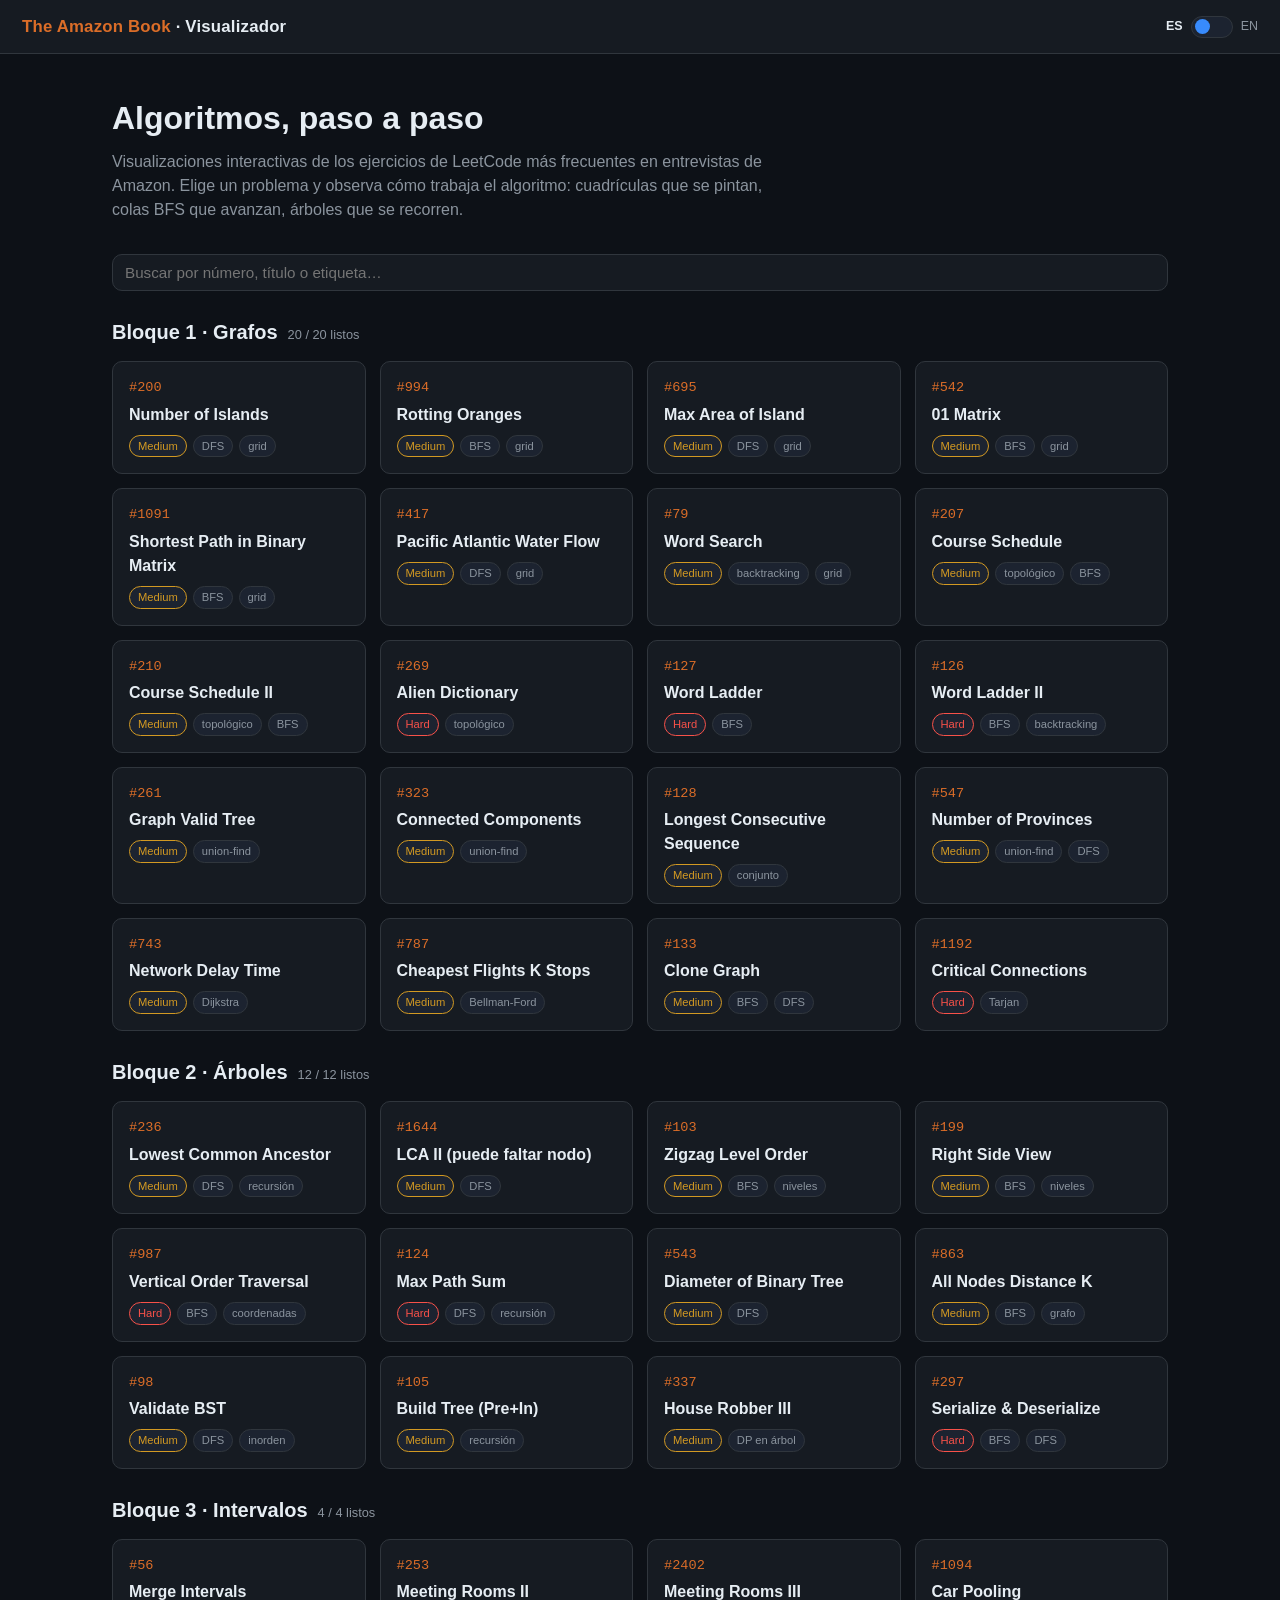
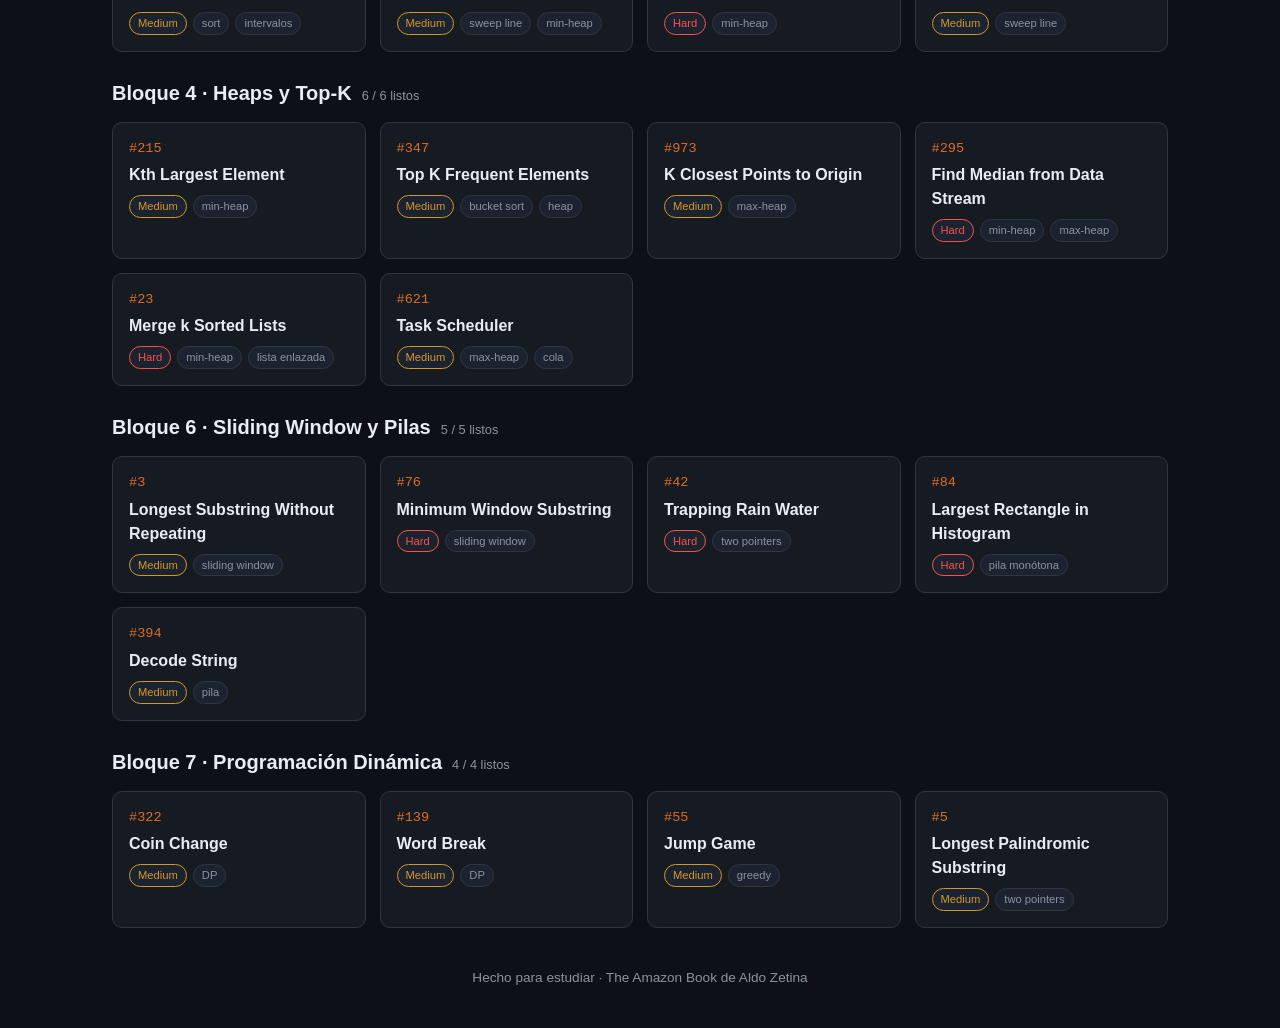
<file: rep-visual/index.html>
<!DOCTYPE html>
<html lang="es">
<head>
  <meta charset="UTF-8">
  <meta name="viewport" content="width=device-width, initial-scale=1.0">
  <title>The Amazon Book · Visualizador de algoritmos</title>
  <link rel="stylesheet" href="css/styles.css">
</head>
<body>
  <div class="topbar">
    <span class="brand"><span class="amz">The Amazon Book</span> · <span data-i18n="brandSub">Visualizador</span></span>
    <span class="spacer"></span>
    <span id="lang-mount"></span>
  </div>

  <div class="hero">
    <h1 data-i18n="heroTitle">Algoritmos, paso a paso</h1>
    <p data-i18n="heroDesc"></p>
  </div>

  <div class="filters">
    <input id="search" type="text" data-i18n-ph="search" placeholder="Buscar…">
  </div>

  <div id="blocks"></div>

  <div class="footer" data-i18n="footer"></div>

  <script src="js/i18n.js"></script>
  <script src="js/manifest.js"></script>
  <script>
    (function () {
      const M = window.MANIFEST;
      const blocksEl = document.getElementById("blocks");

      function card(p) {
        const ready = p.ready;
        const a = document.createElement("a");
        a.className = "card" + (ready ? "" : " pending");
        a.href = ready ? "problem.html?p=" + p.num : "#";
        a.dataset.search = (p.num + " " + p.title + " " + p.tags.map(VIS.pick).join(" ") + " " + p.tags.map(VIS.tag).join(" ")).toLowerCase();
        a.innerHTML =
          '<div class="num">#' + p.num + (ready ? "" : " " + VIS.t("soon")) + '</div>' +
          '<div class="name">' + p.title + '</div>' +
          '<div class="tags"><span class="tag ' + p.dif + '">' +
            (p.dif === "H" ? VIS.t("hard") : VIS.t("medium")) + '</span>' +
            p.tags.map(function (t) { return '<span class="tag">' + VIS.tag(t) + '</span>'; }).join("") +
          '</div>';
        return a;
      }

      function renderAll() {
        blocksEl.innerHTML = "";
        M.blocks.forEach(function (b) {
          const list = M.problems.filter(function (p) { return p.block === b.id; });
          const section = document.createElement("div");
          section.className = "block-section";
          const doneN = list.filter(function (p) { return p.ready; }).length;
          section.innerHTML = '<h2 class="block-title">' + VIS.pick(b.title) +
            ' <span class="count">' + doneN + " / " + list.length + " " + VIS.t("ready") + "</span></h2>";
          const cards = document.createElement("div");
          cards.className = "cards";
          list.forEach(function (p) { cards.appendChild(card(p)); });
          section.appendChild(cards);
          blocksEl.appendChild(section);
        });
        applySearch();
      }

      function applySearch() {
        const q = document.getElementById("search").value.toLowerCase().trim();
        document.querySelectorAll(".card").forEach(function (c) {
          c.style.display = !q || c.dataset.search.indexOf(q) >= 0 ? "" : "none";
        });
      }

      VIS.applyStatic(document);
      VIS.mountLangSwitch(document.getElementById("lang-mount"));
      VIS.onLangChange = renderAll;
      renderAll();
      document.getElementById("search").addEventListener("input", applySearch);
    })();
  </script>
</body>
</html>
</file>
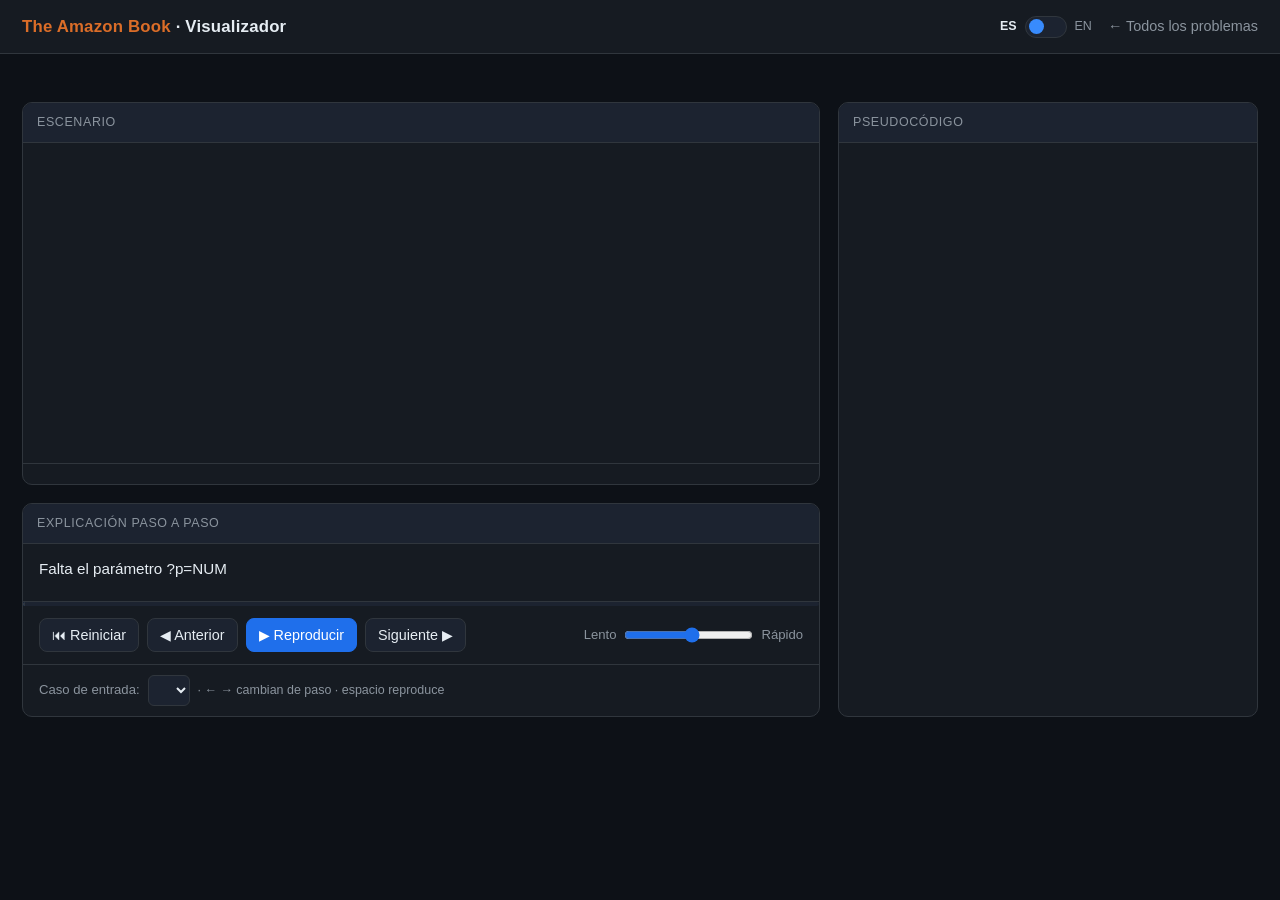
<file: rep-visual/problem.html>
<!DOCTYPE html>
<html lang="es">
<head>
  <meta charset="UTF-8">
  <meta name="viewport" content="width=device-width, initial-scale=1.0">
  <title>Visualizador</title>
  <link rel="stylesheet" href="css/styles.css">
</head>
<body>
  <div class="topbar">
    <span class="brand"><span class="amz">The Amazon Book</span> · <span data-i18n="brandSub">Visualizador</span></span>
    <span class="spacer"></span>
    <span id="lang-mount"></span>
    <a class="back" href="index.html" data-i18n="back">← Todos los problemas</a>
  </div>

  <div class="problem-head">
    <h1 id="p-title"></h1>
    <p class="summary" id="p-summary"></p>
    <div class="tags" id="p-tags"></div>
  </div>

  <div class="workspace">
    <!-- Izquierda: escenario + narración + controles -->
    <div class="stage-wrap">
      <div class="panel">
        <div class="panel-title" data-i18n="stage">Escenario</div>
        <div class="stage" id="stage"></div>
        <div class="legend" id="legend"></div>
        <div class="editor-bar" id="editor-bar" style="display:none">
          <span class="editor-hint" id="editor-hint"></span>
          <div class="editor-fields" id="editor-fields" style="display:none"></div>
          <button id="btn-run" class="primary" data-i18n="run">▶ Ejecutar</button>
        </div>
      </div>

      <div class="panel">
        <div class="panel-title" data-i18n="explain">Explicación paso a paso</div>
        <div class="narration" id="narration"></div>
        <div class="progress"><div class="bar" id="bar"></div></div>
        <div class="controls">
          <button id="btn-reset" data-i18n="reset">⏮ Reiniciar</button>
          <button id="btn-prev" data-i18n="prev">◀ Anterior</button>
          <button id="btn-play" class="primary" data-i18n="play">▶ Reproducir</button>
          <button id="btn-next" data-i18n="next">Siguiente ▶</button>
          <button id="btn-edit" data-i18n="edit" style="display:none">✏️ Editar</button>
          <span class="grow"></span>
          <span class="speed"><span data-i18n="slow">Lento</span> <input id="speed" type="range" min="100" max="1800" value="1000"> <span data-i18n="fast">Rápido</span></span>
        </div>
        <div class="case-select">
          <label for="case-select" data-i18n="caseLabel">Caso de entrada:</label>
          <select id="case-select"></select>
          <span style="color:var(--muted);font-size:.78rem" data-i18n="hint">· ← → cambian de paso · espacio reproduce</span>
        </div>
      </div>
    </div>

    <!-- Derecha: código -->
    <div class="panel code-panel">
      <div class="panel-title" data-i18n="pseudo">Pseudocódigo</div>
      <div id="code"></div>
    </div>
  </div>

  <script src="js/i18n.js"></script>
  <script src="js/renderers.js"></script>
  <script src="js/editors.js"></script>
  <script src="js/engine.js"></script>
  <script>
    VIS.applyStatic(document);
    VIS.mountLangSwitch(document.getElementById("lang-mount"));
    VIS.boot();
  </script>
</body>
</html>
</file>
<file: rep-visual/css/styles.css>
/* ============================================================================
   The Amazon Book — Visualizador de algoritmos
   Tema oscuro, sin dependencias. Abre con doble clic (file://).
   ============================================================================ */
:root {
  --bg:        #0d1117;
  --bg-2:      #161b22;
  --bg-3:      #1c2330;
  --border:    #30363d;
  --text:      #e6edf3;
  --muted:     #8b949e;
  --azul:      #1f6feb;
  --azul-soft: #388bfd;
  --verde:     #3fb950;
  --amarillo:  #d29922;
  --rojo:      #f85149;
  --morado:    #a371f7;
  --naranja:   #db6d28;
  --cian:      #39c5cf;
  --radius:    10px;
  /* Lado de celda de cuadrícula: 42px en monitor, se encoge con el ancho de
     pantalla hasta 28px en móvil. Sin media query: 9vw solo supera 42 en
     pantallas anchas, donde el clamp lo tope. */
  --cell: clamp(28px, 9vw, 42px);
  --mono: "Cascadia Code", "Fira Code", Consolas, "SFMono-Regular", Menlo, monospace;
  --sans: -apple-system, "Segoe UI", Roboto, Helvetica, Arial, sans-serif;
}

* { box-sizing: border-box; }

html, body {
  margin: 0;
  padding: 0;
  background: var(--bg);
  color: var(--text);
  font-family: var(--sans);
  line-height: 1.5;
}

a { color: var(--azul-soft); text-decoration: none; }
a:hover { text-decoration: underline; }

/* ---------- Barra superior ---------- */
.topbar {
  display: flex;
  align-items: center;
  gap: 16px;
  padding: 14px 22px;
  background: var(--bg-2);
  border-bottom: 1px solid var(--border);
  position: sticky;
  top: 0;
  z-index: 10;
}
.topbar .brand {
  font-weight: 700;
  font-size: 1.05rem;
  letter-spacing: .2px;
}
.topbar .brand .amz { color: var(--naranja); }
.topbar .spacer { flex: 1; }
.topbar .back { color: var(--muted); font-size: .9rem; }

/* Switch de idioma ES/EN */
.lang-toggle { display: flex; align-items: center; gap: 8px; font-size: .78rem; color: var(--muted); user-select: none; }
.lang-toggle .lang-es.on, .lang-toggle .lang-en.on { color: var(--text); font-weight: 700; }
.lang-toggle .switch { position: relative; width: 42px; height: 22px; }
.lang-toggle .switch input { opacity: 0; width: 0; height: 0; }
.lang-toggle .slider { position: absolute; inset: 0; background: var(--bg-3); border: 1px solid var(--border); border-radius: 20px; cursor: pointer; transition: .2s; }
.lang-toggle .slider:before { content: ""; position: absolute; width: 15px; height: 15px; left: 3px; top: 2px; background: var(--azul-soft); border-radius: 50%; transition: .2s; }
.lang-toggle .switch input:checked + .slider:before { transform: translateX(20px); background: var(--naranja); }

/* ============================================================================
   PORTADA (index)
   ============================================================================ */
.hero {
  padding: 40px 22px 20px;
  max-width: 1100px;
  margin: 0 auto;
}
.hero h1 { margin: 0 0 8px; font-size: 2rem; }
.hero p { color: var(--muted); margin: 0; max-width: 680px; }

.filters {
  display: flex;
  gap: 8px;
  flex-wrap: wrap;
  padding: 12px 22px 0;
  max-width: 1100px;
  margin: 0 auto;
}
.filters input {
  flex: 1;
  min-width: 200px;
  background: var(--bg-2);
  border: 1px solid var(--border);
  color: var(--text);
  padding: 9px 12px;
  border-radius: var(--radius);
  font-size: .95rem;
}
.filters input:focus { outline: none; border-color: var(--azul); }

.block-section { max-width: 1100px; margin: 0 auto; padding: 26px 22px 0; }
.block-title {
  display: flex;
  align-items: baseline;
  gap: 10px;
  margin: 0 0 14px;
  font-size: 1.25rem;
}
.block-title .count {
  font-size: .8rem;
  color: var(--muted);
  font-weight: 400;
}

.cards {
  display: grid;
  grid-template-columns: repeat(auto-fill, minmax(250px, 1fr));
  gap: 14px;
}
.card {
  display: block;
  background: var(--bg-2);
  border: 1px solid var(--border);
  border-radius: var(--radius);
  padding: 16px;
  transition: border-color .15s, transform .15s;
  color: var(--text);
}
.card:hover { border-color: var(--azul); transform: translateY(-2px); text-decoration: none; }
.card.pending { opacity: .5; pointer-events: none; }
.card .num { color: var(--naranja); font-family: var(--mono); font-size: .85rem; }
.card .name { font-weight: 600; margin: 4px 0 8px; }
.card .tags { display: flex; gap: 6px; flex-wrap: wrap; }
.tag {
  font-size: .7rem;
  padding: 2px 8px;
  border-radius: 20px;
  background: var(--bg-3);
  color: var(--muted);
  border: 1px solid var(--border);
}
.tag.M { color: var(--amarillo); border-color: var(--amarillo); }
.tag.H { color: var(--rojo); border-color: var(--rojo); }
.footer { text-align: center; color: var(--muted); padding: 40px; font-size: .85rem; }

/* ============================================================================
   PÁGINA DE PROBLEMA
   ============================================================================ */
.problem-head {
  max-width: 1300px;
  margin: 0 auto;
  padding: 20px 22px 0;
}
.problem-head h1 { margin: 0; font-size: 1.5rem; }
.problem-head h1 .num { color: var(--naranja); font-family: var(--mono); }
.problem-head .summary { color: var(--muted); margin: 8px 0 0; max-width: 900px; }
.problem-head .tags { margin-top: 10px; }

.workspace {
  max-width: 1300px;
  margin: 0 auto;
  padding: 18px 22px 60px;
  display: grid;
  grid-template-columns: 1fr 420px;
  gap: 18px;
}
@media (max-width: 980px) {
  .workspace { grid-template-columns: 1fr; }
}

.panel {
  background: var(--bg-2);
  border: 1px solid var(--border);
  border-radius: var(--radius);
  overflow: hidden;
}
.panel-title {
  font-size: .78rem;
  text-transform: uppercase;
  letter-spacing: .6px;
  color: var(--muted);
  padding: 10px 14px;
  border-bottom: 1px solid var(--border);
  background: var(--bg-3);
}

/* ---------- Escenario (stage) ---------- */
.stage-wrap { display: flex; flex-direction: column; gap: 18px; }
.stage {
  min-height: 320px;
  padding: 22px;
  display: flex;
  flex-wrap: wrap;
  gap: 28px;
  align-items: flex-start;
  justify-content: center;
  /* Red de seguridad: una cuadrícula muy ancha desborda dentro del panel en
     vez de romper el ancho de la página. */
  overflow-x: auto;
}

/* Grid */
.grid {
  display: grid;
  gap: 4px;
}
.cell {
  width: var(--cell);
  height: var(--cell);
  display: flex;
  align-items: center;
  justify-content: center;
  border-radius: 6px;
  font-family: var(--mono);
  font-weight: 600;
  font-size: clamp(.72rem, 3.4vw, 1rem);
  background: var(--bg-3);
  border: 1px solid var(--border);
  transition: background .2s, border-color .2s, transform .2s, color .2s;
  position: relative;
}
.cell .coord {
  position: absolute;
  top: 1px; left: 3px;
  font-size: .5rem;
  color: var(--muted);
  font-weight: 400;
}
.cell.water   { background: var(--bg-3); color: var(--muted); }
.cell.land    { background: #12331e; color: var(--verde); border-color: var(--verde); }
.cell.visited { background: #24304a; color: var(--azul-soft); border-color: var(--azul); }
.cell.current { background: var(--azul); color: #fff; border-color: #fff; transform: scale(1.08); }
.cell.frontier{ background: #3a2d12; color: var(--amarillo); border-color: var(--amarillo); }
.cell.fresh   { background: #12331e; color: var(--verde); border-color: var(--verde); }
.cell.rotten  { background: #3a1e12; color: var(--naranja); border-color: var(--naranja); }
.cell.wall    { background: #000; color: #444; }
.cell.path    { background: var(--morado); color: #fff; border-color: #fff; }
.cell.target  { background: #1e3a2f; color: var(--cian); border-color: var(--cian); }
.cell.dim     { opacity: .35; }

/* Celda de la cuadrícula editable (modo interactivo) */
.cell.editable { cursor: pointer; user-select: none; }
.cell.editable:hover { border-color: var(--azul-soft); }

/* Etiqueta genérica de sección dentro del stage */
.stage-box { display: flex; flex-direction: column; align-items: center; gap: 8px; }
.stage-box .label { font-size: .72rem; text-transform: uppercase; letter-spacing: .5px; color: var(--muted); }

/* Estructuras auxiliares: cola / pila / lista */
.ds { display: flex; align-items: center; gap: 6px; flex-wrap: wrap; min-height: 44px; }
.ds .item {
  min-width: 38px;
  height: 38px;
  padding: 0 8px;
  display: flex;
  align-items: center;
  justify-content: center;
  background: var(--bg-3);
  border: 1px solid var(--border);
  border-radius: 6px;
  font-family: var(--mono);
  font-size: .9rem;
  animation: pop .2s ease;
}
.ds .item.hot { background: var(--azul); color: #fff; border-color: #fff; }
.ds .item.done { opacity: .4; }
.ds.stack { flex-direction: column-reverse; }
.ds .arrow { color: var(--muted); font-size: .8rem; }
@keyframes pop { from { transform: scale(.6); opacity: 0; } to { transform: scale(1); opacity: 1; } }

/* Arreglo 1D: índices y ventana deslizante / dos punteros */
.arr { display: flex; align-items: flex-end; gap: 6px; flex-wrap: wrap; min-height: 66px; }
.arr-cell { display: flex; flex-direction: column; align-items: center; gap: 2px; }
.arr-marker-row { height: 16px; display: flex; gap: 2px; }
.arr-marker {
  font-family: var(--mono);
  font-size: .68rem;
  font-weight: 700;
  color: var(--amarillo);
  line-height: 16px;
}
.arr .item {
  min-width: 38px;
  height: 38px;
  padding: 0 6px;
  display: flex;
  align-items: center;
  justify-content: center;
  background: var(--bg-3);
  border: 1px solid var(--border);
  border-radius: 6px;
  font-family: var(--mono);
  font-size: .9rem;
  animation: pop .2s ease;
}
.arr .item.window { background: #24304a; border-color: var(--azul); color: var(--azul-soft); }
.arr .item.hot { background: var(--azul); color: #fff; border-color: #fff; }
.arr .item.done { opacity: .4; }
.arr .item.match { background: #12331e; border-color: var(--verde); color: var(--verde); }
.arr-index { font-size: .62rem; color: var(--muted); font-family: var(--mono); }

/* Histograma vertical: Trapping Rain Water / Largest Rectangle */
.bars { display: flex; align-items: flex-end; gap: 3px; height: 160px; min-height: 160px; }
.bar-col { display: flex; flex-direction: column-reverse; align-items: center; width: 26px; height: 100%; }
.bar {
  width: 100%;
  background: var(--bg-3);
  border: 1px solid var(--border);
  border-radius: 3px 3px 0 0;
  display: flex;
  align-items: flex-start;
  justify-content: center;
  font-family: var(--mono);
  font-size: .62rem;
  color: var(--muted);
  transition: height .2s;
}
.bar.hot { background: var(--azul); border-color: #fff; color: #fff; }
.bar.done { opacity: .5; }
.bar.water { background: rgba(31, 111, 235, .45); border-color: var(--azul); border-bottom: none; }

/* SVG grafo / árbol */
.svg-stage { width: 100%; max-width: 620px; }
.svg-stage svg { width: 100%; height: auto; overflow: visible; }
.node circle, .node rect { transition: fill .2s, stroke .2s; }
.node text { font-family: var(--mono); font-size: 13px; fill: var(--text); pointer-events: none; }
.edge { stroke: var(--border); stroke-width: 2; transition: stroke .2s, stroke-width .2s; }
.edge.hot { stroke: var(--azul); stroke-width: 3.5; }
.edge.done { stroke: var(--verde); }
.edge-label { fill: var(--muted); font-size: 11px; font-family: var(--mono); }

/* Chips de variables */
.vars { display: flex; gap: 10px; flex-wrap: wrap; padding: 4px 0; }
.chip {
  background: var(--bg-3);
  border: 1px solid var(--border);
  border-radius: 20px;
  padding: 4px 12px;
  font-family: var(--mono);
  font-size: .85rem;
}
.chip b { color: var(--azul-soft); }
.chip.result { border-color: var(--verde); color: var(--verde); }

/* ---------- Panel de código ---------- */
.code-panel { display: flex; flex-direction: column; max-height: 640px; }
pre.code { margin: 0; overflow: auto; font-family: var(--mono); font-size: .82rem; }
pre.code .ln {
  display: flex;
  padding: 0 12px;
  white-space: pre;
  border-left: 3px solid transparent;
}
pre.code .ln .gutter {
  color: #4d5866;
  width: 30px;
  text-align: right;
  margin-right: 14px;
  user-select: none;
  flex: none;
}
pre.code .ln.active {
  background: #1f2b3d;
  border-left-color: var(--azul);
}
pre.code .ln.active .gutter { color: var(--azul-soft); }

/* Resaltado de sintaxis del pseudocódigo */
pre.code .tok-key { color: #ff7b72; font-weight: 600; }  /* palabras clave */
pre.code .tok-lit { color: #79c0ff; }                    /* nulo/verdadero/falso */
pre.code .tok-fn  { color: #d2a8ff; }                    /* nombres de función */
pre.code .tok-num { color: #79c0ff; }                    /* números */
pre.code .tok-str { color: #a5d6ff; }                    /* cadenas */
pre.code .tok-op  { color: #ff9e64; }                    /* ← → operadores */
pre.code .tok-com { color: #6a737d; font-style: italic; }/* comentarios */

/* ---------- Narración + controles ---------- */
.narration {
  padding: 14px 16px;
  min-height: 58px;
  font-size: .95rem;
  border-bottom: 1px solid var(--border);
}
.narration .step-no { color: var(--muted); font-family: var(--mono); font-size: .8rem; margin-right: 8px; }

.controls {
  display: flex;
  align-items: center;
  gap: 8px;
  padding: 12px 16px;
  flex-wrap: wrap;
}
.controls button {
  background: var(--bg-3);
  color: var(--text);
  border: 1px solid var(--border);
  border-radius: 8px;
  padding: 8px 12px;
  font-size: .9rem;
  cursor: pointer;
  transition: background .15s, border-color .15s;
}
.controls button:hover:not(:disabled) { border-color: var(--azul); }
.controls button:disabled { opacity: .4; cursor: not-allowed; }
.controls button.primary { background: var(--azul); border-color: var(--azul); color: #fff; }
.controls .grow { flex: 1; }
.controls .speed { display: flex; align-items: center; gap: 6px; color: var(--muted); font-size: .82rem; }
.controls input[type=range] { accent-color: var(--azul); }

.progress {
  height: 4px;
  background: var(--bg-3);
  border-radius: 2px;
  overflow: hidden;
}
.progress .bar { height: 100%; background: var(--azul); width: 0; transition: width .2s; }

/* Selector de caso de entrada */
.case-select { display: flex; align-items: center; gap: 8px; padding: 10px 16px; border-top: 1px solid var(--border); flex-wrap: wrap; }
.case-select label { color: var(--muted); font-size: .82rem; }
.case-select select {
  background: var(--bg-3);
  color: var(--text);
  border: 1px solid var(--border);
  border-radius: 6px;
  padding: 6px 10px;
}

/* Leyenda */
.legend { display: flex; gap: 14px; flex-wrap: wrap; padding: 10px 16px; border-top: 1px solid var(--border); }
.legend .lg { display: flex; align-items: center; gap: 6px; font-size: .78rem; color: var(--muted); }
.legend .sw { width: 16px; height: 16px; border-radius: 4px; border: 1px solid var(--border); }

/* Barra del modo interactivo: instrucción + botón Ejecutar */
.editor-bar {
  display: flex;
  align-items: center;
  gap: 12px;
  padding: 12px 16px;
  border-top: 1px solid var(--border);
  flex-wrap: wrap;
}
.editor-hint { color: var(--muted); font-size: .85rem; flex: 1; min-width: 180px; }
/* Campos del modo texto: el usuario escribe la entrada (árbol, palabra, aristas). */
.editor-fields { display: flex; gap: 12px; flex-wrap: wrap; }
.editor-field { display: flex; flex-direction: column; gap: 4px; }
.editor-field .lbl {
  font-size: .68rem;
  text-transform: uppercase;
  letter-spacing: .5px;
  color: var(--muted);
}
.editor-field input {
  background: var(--bg-3);
  border: 1px solid var(--border);
  color: var(--text);
  border-radius: 8px;
  padding: 9px 12px;
  font-family: var(--mono);
  font-size: .95rem;
  min-height: 42px;
  width: 13em;
}
.editor-field select {
  background: var(--bg-3);
  border: 1px solid var(--border);
  color: var(--text);
  border-radius: 8px;
  padding: 9px 12px;
  font-family: var(--mono);
  font-size: .95rem;
  min-height: 42px;
  cursor: pointer;
}
.editor-field input:focus,
.editor-field select:focus { outline: none; border-color: var(--azul); }
.editor-field input.invalid,
.editor-field select.invalid { border-color: var(--rojo); }
.editor-hint.error { color: var(--rojo); }
.editor-bar button {
  background: var(--azul);
  color: #fff;
  border: 1px solid var(--azul);
  border-radius: 8px;
  padding: 10px 16px;
  font-size: .92rem;
  min-height: 42px;
  cursor: pointer;
}
.editor-bar button:hover { background: var(--azul-soft); }

/* ============================================================================
   MÓVIL — teléfono en vertical (≤ 600px)
   El workspace ya se apila en una columna a 980px; aquí se ajustan márgenes,
   tamaños de toque y densidad para pantalla estrecha.
   ============================================================================ */
@media (max-width: 600px) {
  .topbar { padding: 10px 14px; gap: 10px; flex-wrap: wrap; }
  .topbar .brand { font-size: .95rem; }

  .hero { padding: 26px 16px 14px; }
  .hero h1 { font-size: 1.5rem; }
  .filters { padding-left: 16px; padding-right: 16px; }
  .block-section { padding-left: 16px; padding-right: 16px; }
  .cards { grid-template-columns: 1fr; }

  .problem-head { padding: 16px 16px 0; }
  .problem-head h1 { font-size: 1.25rem; }

  .workspace { padding: 14px 14px 40px; gap: 14px; }
  .stage-wrap { gap: 14px; }
  .stage { padding: 16px 12px; gap: 18px; min-height: 240px; }

  /* El panel de código no debe comerse la pantalla; scroll dentro de él. */
  .code-panel { max-height: 60vh; }
  pre.code { font-size: .78rem; }

  .narration { font-size: .9rem; min-height: 48px; }

  /* Objetivos de toque más grandes y el slider de velocidad en su propia fila. */
  .controls { gap: 6px; padding: 10px 12px; }
  .controls button { padding: 10px 14px; font-size: .92rem; min-height: 42px; }
  .controls .grow { display: none; }
  .controls .speed { width: 100%; justify-content: space-between; }

  .case-select { padding: 10px 12px; }
  .case-select select { flex: 1; min-height: 40px; }
  .editor-bar { padding: 10px 12px; }
  .editor-bar button { width: 100%; }
  .editor-fields { width: 100%; }
  .editor-field { flex: 1; min-width: 100%; }
  .editor-field input { width: 100%; }
  .editor-field select { width: 100%; }
}
</file>
